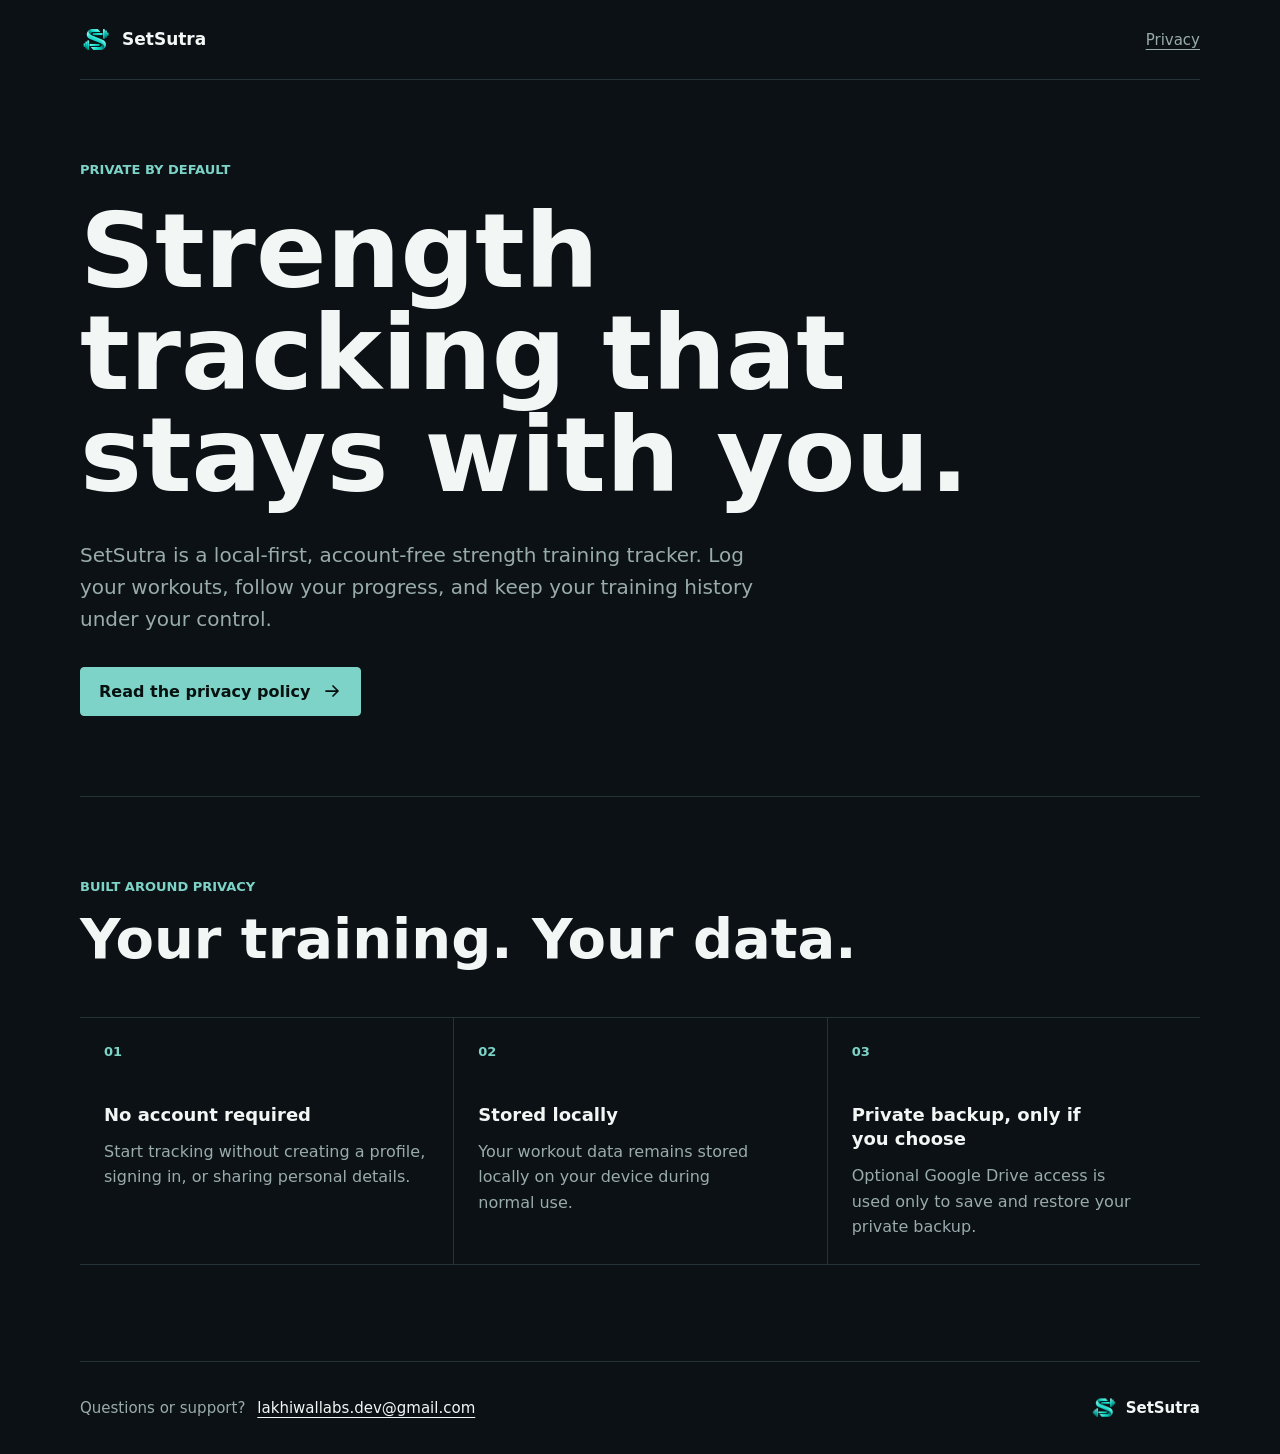
<file: index.html>
<!doctype html>
<html lang="en">
  <head>
    <meta charset="utf-8">
    <meta name="viewport" content="width=device-width, initial-scale=1">
    <meta name="theme-color" content="#0b1114">
    <meta name="robots" content="index, follow">
    <meta name="google-site-verification" content="jw8NL43tDM_5bNBwodfADWYdnethL56sqkiUbcob-5o" />
    <meta
      name="description"
      content="SetSutra is a local-first Android strength training and workout tracker. No account is required, and your workout data stays on your device."
    >
    <link rel="canonical" href="https://lakhiwal.github.io/setsutra/">
    <meta property="og:type" content="website">
    <meta property="og:site_name" content="SetSutra">
    <meta property="og:title" content="SetSutra — Local-First Strength Training Tracker">
    <meta
      property="og:description"
      content="Track workouts and strength progress without an account. SetSutra stores your training data locally on your Android device."
    >
    <meta property="og:url" content="https://lakhiwal.github.io/setsutra/">
    <meta property="og:image" content="https://lakhiwal.github.io/setsutra/assets/setsutra-logo.png">
    <meta property="og:image:alt" content="SetSutra logo">
    <meta property="og:image:width" content="256">
    <meta property="og:image:height" content="256">
    <meta name="twitter:card" content="summary">
    <meta name="twitter:title" content="SetSutra — Local-First Strength Training Tracker">
    <meta
      name="twitter:description"
      content="Track workouts and strength progress without an account. Your training data stays on your device."
    >
    <meta name="twitter:image" content="https://lakhiwal.github.io/setsutra/assets/setsutra-logo.png">
    <link rel="icon" href="assets/favicon.png" type="image/png">
    <title>SetSutra — Local-First Strength Training Tracker</title>
    <link rel="stylesheet" href="styles.css">
    <script type="application/ld+json">
      {
        "@context": "https://schema.org",
        "@type": "SoftwareApplication",
        "@id": "https://lakhiwal.github.io/setsutra/#app",
        "name": "SetSutra",
        "url": "https://lakhiwal.github.io/setsutra/",
        "description": "A local-first, account-free strength training and workout tracker for Android.",
        "applicationCategory": "HealthApplication",
        "operatingSystem": "Android",
        "publisher": {
          "@type": "Organization",
          "name": "Lakhiwal Labs",
          "email": "lakhiwallabs.dev@gmail.com"
        }
      }
    </script>
  </head>
  <body>
    <header class="site-header">
      <a class="brand" href="./" aria-label="SetSutra home">
        <img class="brand-mark" src="assets/setsutra-logo.png" alt="">
        <span>SetSutra</span>
      </a>
      <a class="header-link" href="https://lakhiwal.github.io/setsutra/privacy/">Privacy</a>
    </header>

    <main>
      <section class="hero" aria-labelledby="hero-title">
        <p class="eyebrow">Private by default</p>
        <h1 id="hero-title">Strength tracking that stays with you.</h1>
        <p class="intro">
          SetSutra is a local-first, account-free strength training tracker. Log your workouts,
          follow your progress, and keep your training history under your control.
        </p>
        <a class="primary-link" href="https://lakhiwal.github.io/setsutra/privacy/">
          Read the privacy policy
          <svg viewBox="0 0 20 20" aria-hidden="true">
            <path d="M4 10h12M11 5l5 5-5 5" />
          </svg>
        </a>
      </section>

      <section class="principles" aria-labelledby="principles-title">
        <div class="section-heading">
          <p class="eyebrow">Built around privacy</p>
          <h2 id="principles-title">Your training. Your data.</h2>
        </div>

        <div class="principle-list">
          <article>
            <span class="number" aria-hidden="true">01</span>
            <div>
              <h3>No account required</h3>
              <p>Start tracking without creating a profile, signing in, or sharing personal details.</p>
            </div>
          </article>

          <article>
            <span class="number" aria-hidden="true">02</span>
            <div>
              <h3>Stored locally</h3>
              <p>Your workout data remains stored locally on your device during normal use.</p>
            </div>
          </article>

          <article>
            <span class="number" aria-hidden="true">03</span>
            <div>
              <h3>Private backup, only if you choose</h3>
              <p>Optional Google Drive access is used only to save and restore your private backup.</p>
            </div>
          </article>
        </div>
      </section>
    </main>

    <footer>
      <p>Questions or support?</p>
      <a href="mailto:lakhiwallabs.dev@gmail.com">lakhiwallabs.dev@gmail.com</a>
      <a class="footer-brand" href="./" aria-label="SetSutra home">
        <img src="assets/setsutra-logo.png" alt="">
        <span>SetSutra</span>
      </a>
    </footer>
  </body>
</html>
</file>
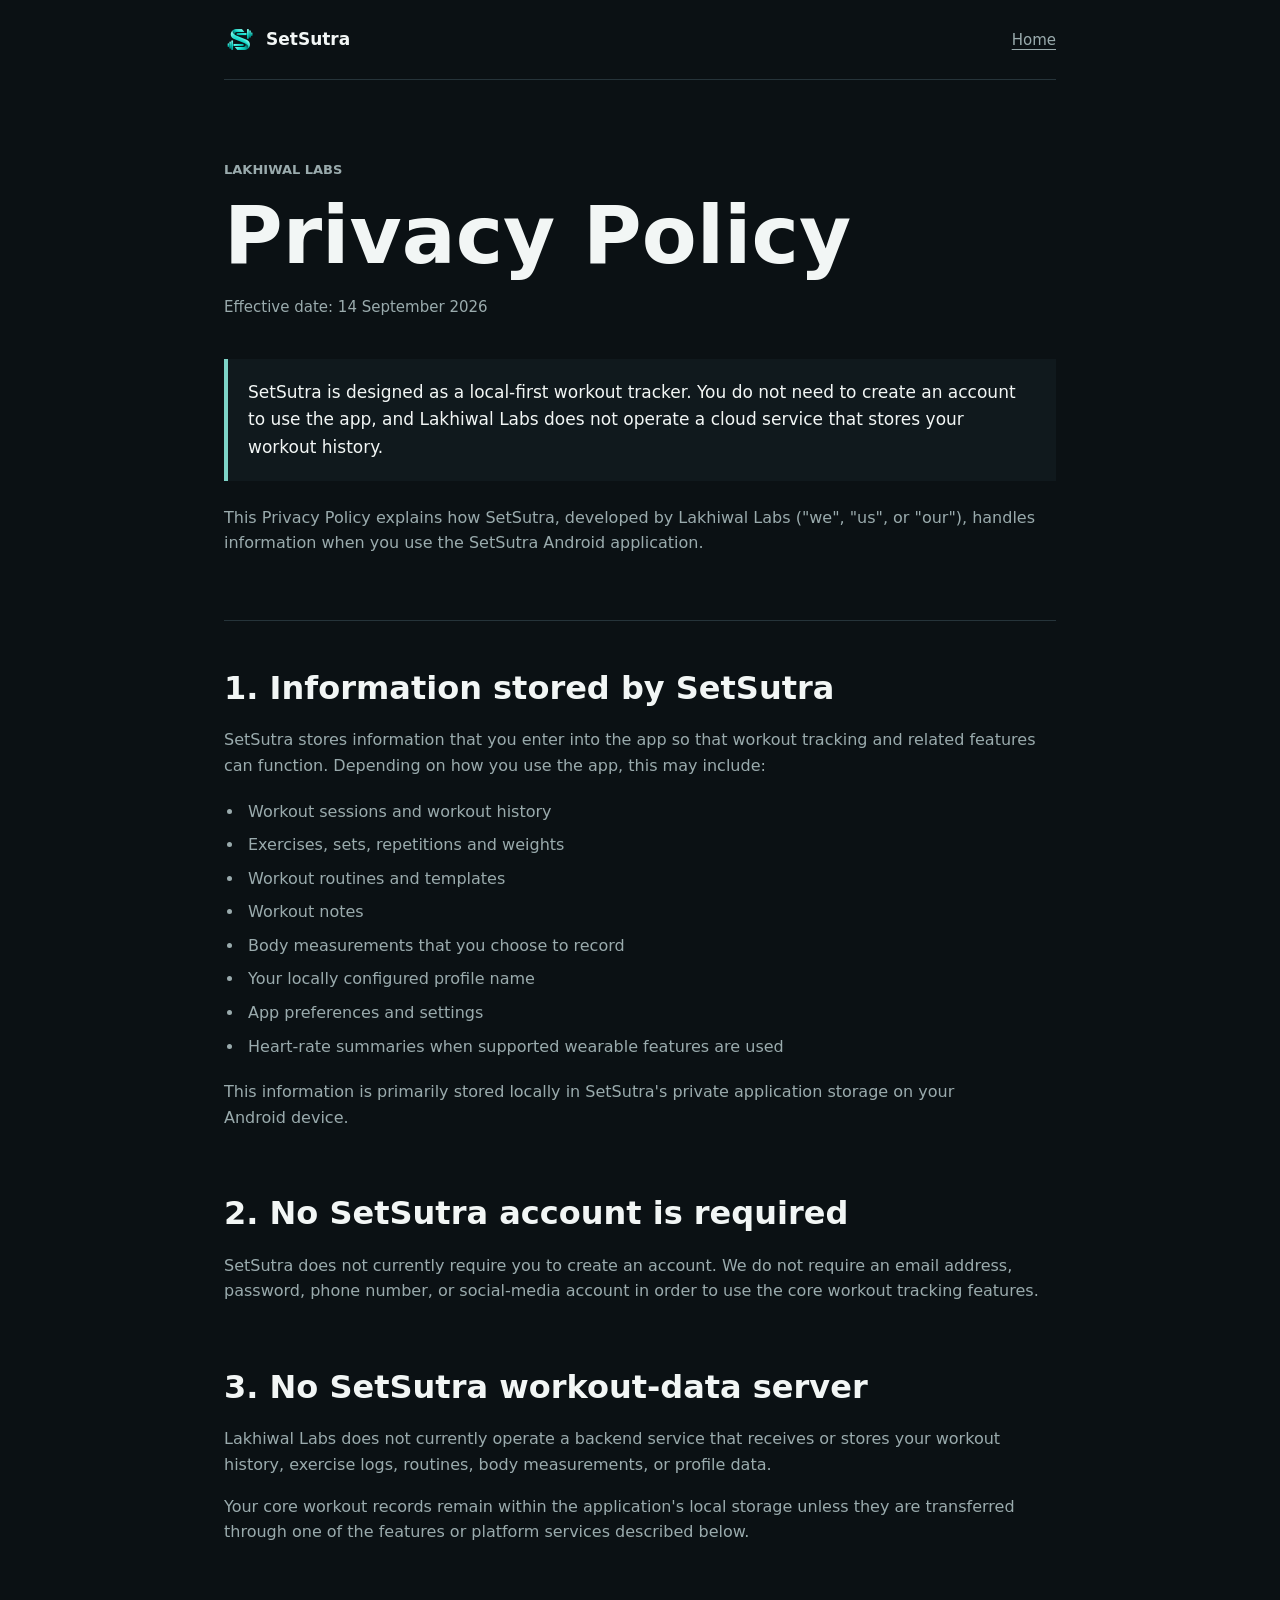
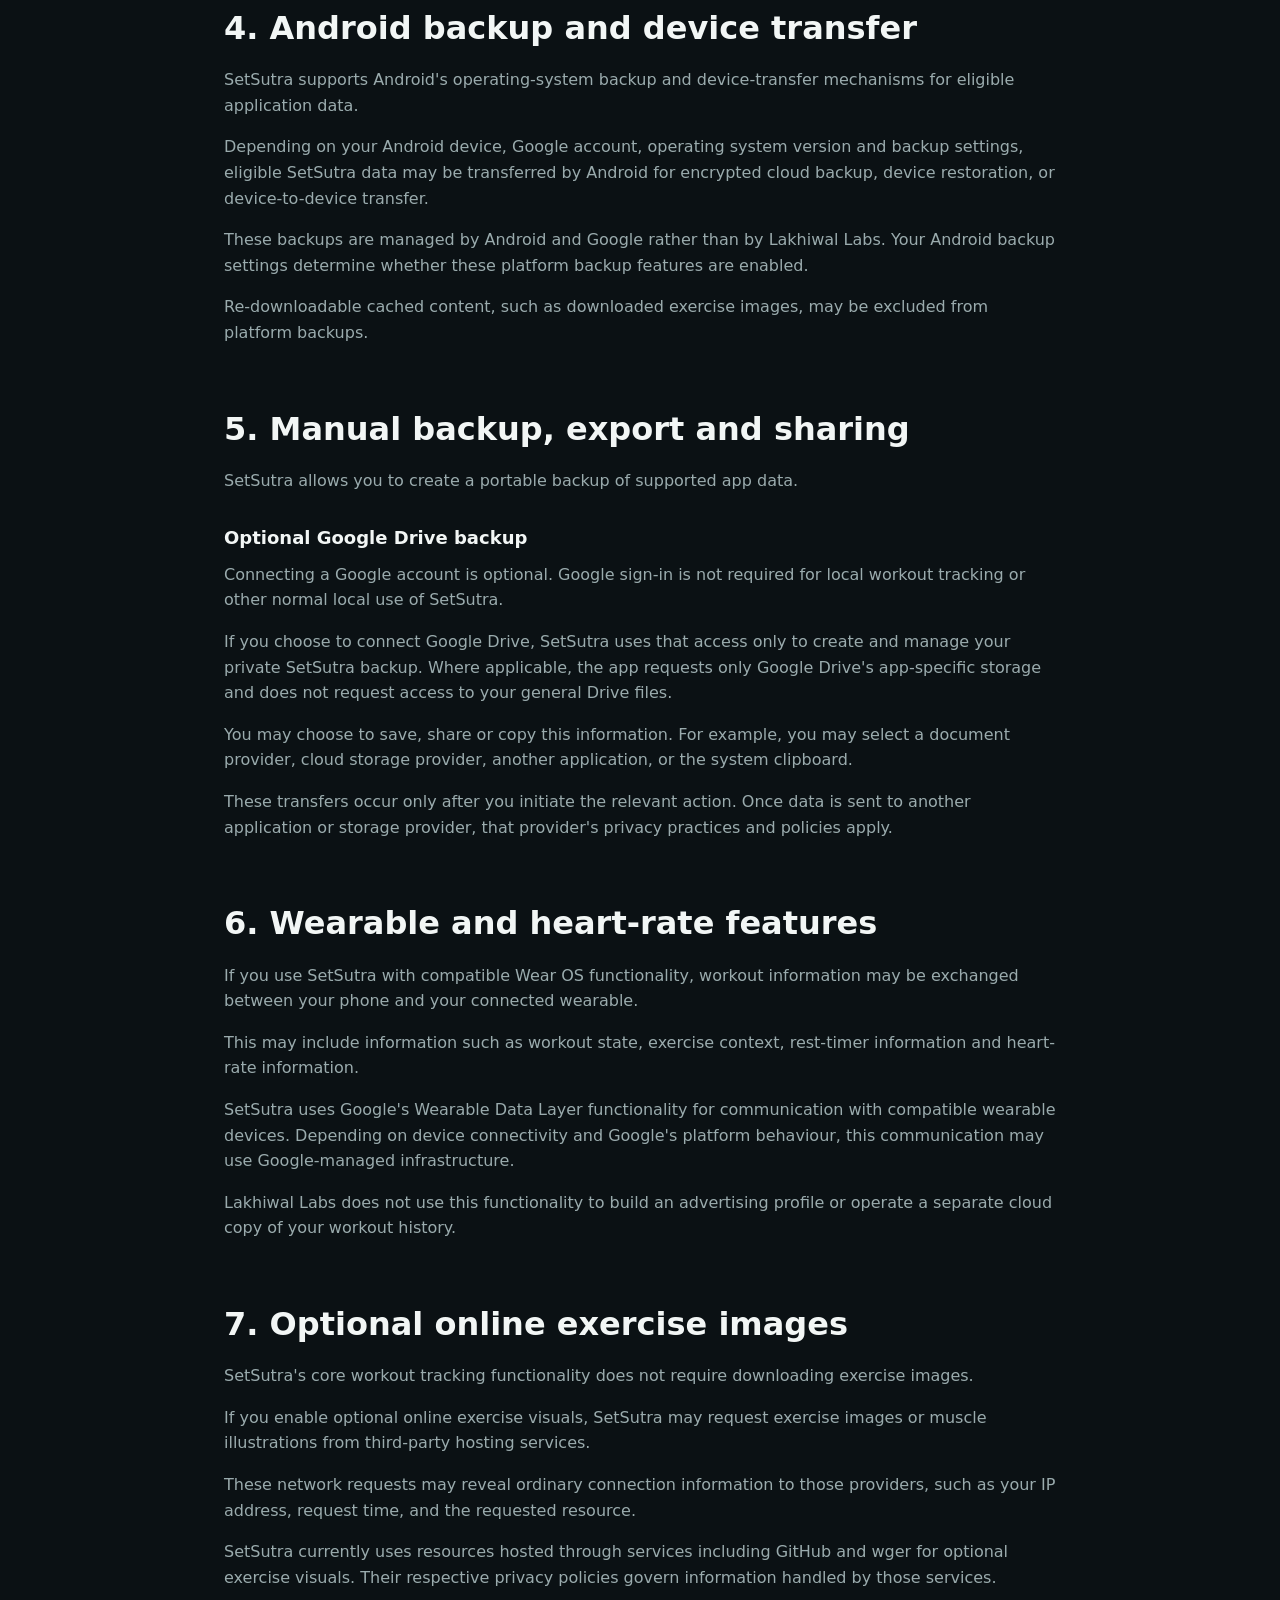
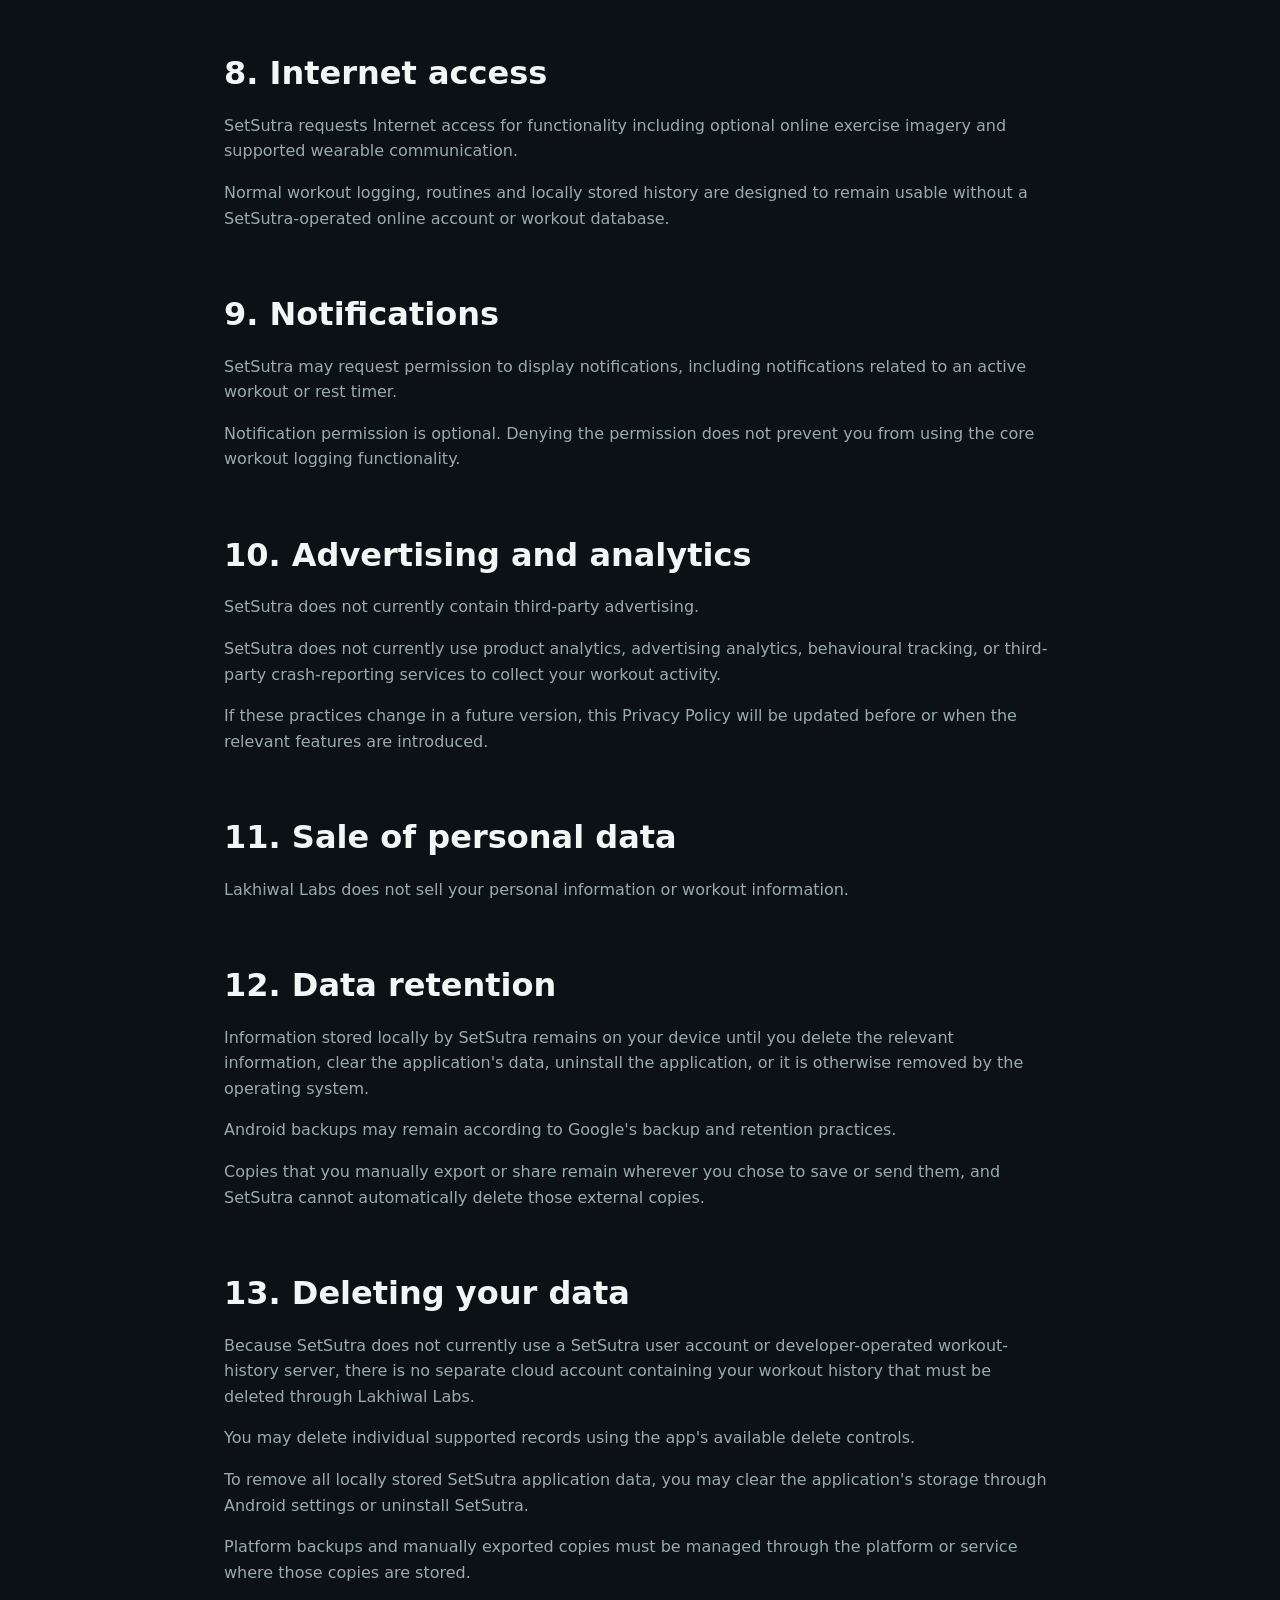
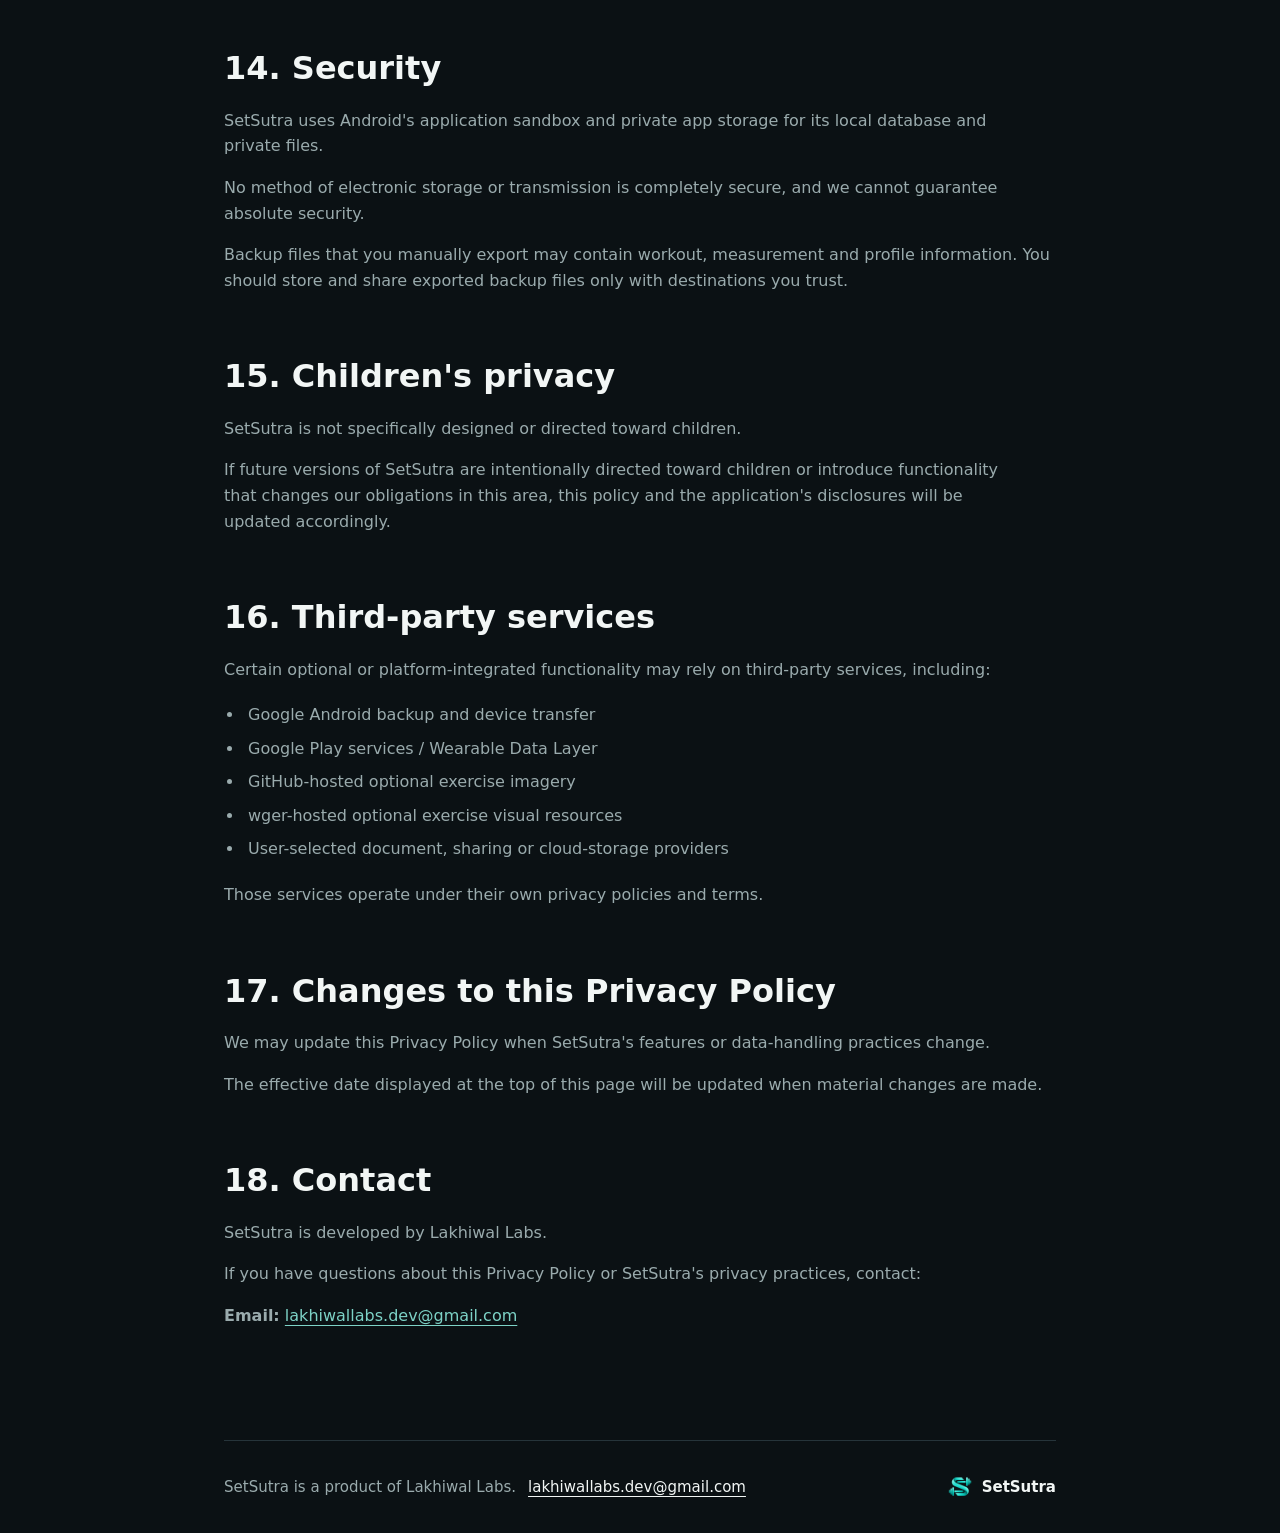
<file: privacy/index.html>
<!doctype html>
<html lang="en">
  <head>
    <meta charset="utf-8">
    <meta name="viewport" content="width=device-width, initial-scale=1">
    <meta name="theme-color" content="#0b1114">
    <meta name="robots" content="index, follow">
    <meta
      name="description"
      content="Read the SetSutra privacy policy, including local workout data storage and optional private backup through Google Drive."
    >
    <link rel="canonical" href="https://lakhiwal.github.io/setsutra/privacy/">
    <meta property="og:type" content="website">
    <meta property="og:site_name" content="SetSutra">
    <meta property="og:title" content="Privacy Policy — SetSutra">
    <meta
      property="og:description"
      content="How SetSutra handles local workout data, optional Google Drive backup, and third-party services."
    >
    <meta property="og:url" content="https://lakhiwal.github.io/setsutra/privacy/">
    <link rel="icon" href="../assets/favicon.png" type="image/png">
    <link rel="stylesheet" href="../styles.css">
    <title>SetSutra Privacy Policy — Local Data and Google Drive Backup</title>
  </head>
  <body class="privacy-page">
    <header class="site-header">
      <a class="brand" href="../" aria-label="SetSutra home">
        <img class="brand-mark" src="../assets/setsutra-logo.png" alt="">
        <span>SetSutra</span>
      </a>
      <a class="header-link" href="../">Home</a>
    </header>

    <main class="policy">
      <header class="policy-intro">
        <p class="eyebrow">Lakhiwal Labs</p>
        <h1>Privacy Policy</h1>
        <p class="updated">Effective date: 14 September 2026</p>
        <p class="summary">
          SetSutra is designed as a local-first workout tracker. You do not need to create an
          account to use the app, and Lakhiwal Labs does not operate a cloud service that stores
          your workout history.
        </p>
        <p>
          This Privacy Policy explains how SetSutra, developed by Lakhiwal Labs ("we", "us", or
          "our"), handles information when you use the SetSutra Android application.
        </p>
      </header>

      <section>
        <h2>1. Information stored by SetSutra</h2>
        <p>
          SetSutra stores information that you enter into the app so that workout tracking and
          related features can function. Depending on how you use the app, this may include:
        </p>
        <ul>
          <li>Workout sessions and workout history</li>
          <li>Exercises, sets, repetitions and weights</li>
          <li>Workout routines and templates</li>
          <li>Workout notes</li>
          <li>Body measurements that you choose to record</li>
          <li>Your locally configured profile name</li>
          <li>App preferences and settings</li>
          <li>Heart-rate summaries when supported wearable features are used</li>
        </ul>
        <p>
          This information is primarily stored locally in SetSutra's private application storage
          on your Android device.
        </p>
      </section>

      <section>
        <h2>2. No SetSutra account is required</h2>
        <p>
          SetSutra does not currently require you to create an account. We do not require an email
          address, password, phone number, or social-media account in order to use the core workout
          tracking features.
        </p>
      </section>

      <section>
        <h2>3. No SetSutra workout-data server</h2>
        <p>
          Lakhiwal Labs does not currently operate a backend service that receives or stores your
          workout history, exercise logs, routines, body measurements, or profile data.
        </p>
        <p>
          Your core workout records remain within the application's local storage unless they are
          transferred through one of the features or platform services described below.
        </p>
      </section>

      <section>
        <h2>4. Android backup and device transfer</h2>
        <p>
          SetSutra supports Android's operating-system backup and device-transfer mechanisms for
          eligible application data.
        </p>
        <p>
          Depending on your Android device, Google account, operating system version and backup
          settings, eligible SetSutra data may be transferred by Android for encrypted cloud
          backup, device restoration, or device-to-device transfer.
        </p>
        <p>
          These backups are managed by Android and Google rather than by Lakhiwal Labs. Your
          Android backup settings determine whether these platform backup features are enabled.
        </p>
        <p>
          Re-downloadable cached content, such as downloaded exercise images, may be excluded from
          platform backups.
        </p>
      </section>

      <section>
        <h2>5. Manual backup, export and sharing</h2>
        <p>SetSutra allows you to create a portable backup of supported app data.</p>
        <h3>Optional Google Drive backup</h3>
        <p>
          Connecting a Google account is optional. Google sign-in is not required for local workout
          tracking or other normal local use of SetSutra.
        </p>
        <p>
          If you choose to connect Google Drive, SetSutra uses that access only to create and manage
          your private SetSutra backup. Where applicable, the app requests only Google Drive's
          app-specific storage and does not request access to your general Drive files.
        </p>
        <p>
          You may choose to save, share or copy this information. For example, you may select a
          document provider, cloud storage provider, another application, or the system clipboard.
        </p>
        <p>
          These transfers occur only after you initiate the relevant action. Once data is sent to
          another application or storage provider, that provider's privacy practices and policies
          apply.
        </p>
      </section>

      <section>
        <h2>6. Wearable and heart-rate features</h2>
        <p>
          If you use SetSutra with compatible Wear OS functionality, workout information may be
          exchanged between your phone and your connected wearable.
        </p>
        <p>
          This may include information such as workout state, exercise context, rest-timer
          information and heart-rate information.
        </p>
        <p>
          SetSutra uses Google's Wearable Data Layer functionality for communication with
          compatible wearable devices. Depending on device connectivity and Google's platform
          behaviour, this communication may use Google-managed infrastructure.
        </p>
        <p>
          Lakhiwal Labs does not use this functionality to build an advertising profile or operate
          a separate cloud copy of your workout history.
        </p>
      </section>

      <section>
        <h2>7. Optional online exercise images</h2>
        <p>SetSutra's core workout tracking functionality does not require downloading exercise images.</p>
        <p>
          If you enable optional online exercise visuals, SetSutra may request exercise images or
          muscle illustrations from third-party hosting services.
        </p>
        <p>
          These network requests may reveal ordinary connection information to those providers,
          such as your IP address, request time, and the requested resource.
        </p>
        <p>
          SetSutra currently uses resources hosted through services including GitHub and wger for
          optional exercise visuals. Their respective privacy policies govern information handled
          by those services.
        </p>
      </section>

      <section>
        <h2>8. Internet access</h2>
        <p>
          SetSutra requests Internet access for functionality including optional online exercise
          imagery and supported wearable communication.
        </p>
        <p>
          Normal workout logging, routines and locally stored history are designed to remain usable
          without a SetSutra-operated online account or workout database.
        </p>
      </section>

      <section>
        <h2>9. Notifications</h2>
        <p>
          SetSutra may request permission to display notifications, including notifications related
          to an active workout or rest timer.
        </p>
        <p>
          Notification permission is optional. Denying the permission does not prevent you from
          using the core workout logging functionality.
        </p>
      </section>

      <section>
        <h2>10. Advertising and analytics</h2>
        <p>SetSutra does not currently contain third-party advertising.</p>
        <p>
          SetSutra does not currently use product analytics, advertising analytics, behavioural
          tracking, or third-party crash-reporting services to collect your workout activity.
        </p>
        <p>
          If these practices change in a future version, this Privacy Policy will be updated before
          or when the relevant features are introduced.
        </p>
      </section>

      <section>
        <h2>11. Sale of personal data</h2>
        <p>Lakhiwal Labs does not sell your personal information or workout information.</p>
      </section>

      <section>
        <h2>12. Data retention</h2>
        <p>
          Information stored locally by SetSutra remains on your device until you delete the
          relevant information, clear the application's data, uninstall the application, or it is
          otherwise removed by the operating system.
        </p>
        <p>Android backups may remain according to Google's backup and retention practices.</p>
        <p>
          Copies that you manually export or share remain wherever you chose to save or send them,
          and SetSutra cannot automatically delete those external copies.
        </p>
      </section>

      <section>
        <h2>13. Deleting your data</h2>
        <p>
          Because SetSutra does not currently use a SetSutra user account or developer-operated
          workout-history server, there is no separate cloud account containing your workout
          history that must be deleted through Lakhiwal Labs.
        </p>
        <p>You may delete individual supported records using the app's available delete controls.</p>
        <p>
          To remove all locally stored SetSutra application data, you may clear the application's
          storage through Android settings or uninstall SetSutra.
        </p>
        <p>
          Platform backups and manually exported copies must be managed through the platform or
          service where those copies are stored.
        </p>
      </section>

      <section>
        <h2>14. Security</h2>
        <p>
          SetSutra uses Android's application sandbox and private app storage for its local database
          and private files.
        </p>
        <p>
          No method of electronic storage or transmission is completely secure, and we cannot
          guarantee absolute security.
        </p>
        <p>
          Backup files that you manually export may contain workout, measurement and profile
          information. You should store and share exported backup files only with destinations you
          trust.
        </p>
      </section>

      <section>
        <h2>15. Children's privacy</h2>
        <p>SetSutra is not specifically designed or directed toward children.</p>
        <p>
          If future versions of SetSutra are intentionally directed toward children or introduce
          functionality that changes our obligations in this area, this policy and the application's
          disclosures will be updated accordingly.
        </p>
      </section>

      <section>
        <h2>16. Third-party services</h2>
        <p>Certain optional or platform-integrated functionality may rely on third-party services, including:</p>
        <ul>
          <li>Google Android backup and device transfer</li>
          <li>Google Play services / Wearable Data Layer</li>
          <li>GitHub-hosted optional exercise imagery</li>
          <li>wger-hosted optional exercise visual resources</li>
          <li>User-selected document, sharing or cloud-storage providers</li>
        </ul>
        <p>Those services operate under their own privacy policies and terms.</p>
      </section>

      <section>
        <h2>17. Changes to this Privacy Policy</h2>
        <p>
          We may update this Privacy Policy when SetSutra's features or data-handling practices
          change.
        </p>
        <p>
          The effective date displayed at the top of this page will be updated when material changes
          are made.
        </p>
      </section>

      <section>
        <h2>18. Contact</h2>
        <p>SetSutra is developed by Lakhiwal Labs.</p>
        <p>
          If you have questions about this Privacy Policy or SetSutra's privacy practices, contact:
        </p>
        <p>
          <strong>Email:</strong>
          <a href="mailto:lakhiwallabs.dev@gmail.com">lakhiwallabs.dev@gmail.com</a>
        </p>
      </section>
    </main>

    <footer>
      <p>SetSutra is a product of Lakhiwal Labs.</p>
      <a href="mailto:lakhiwallabs.dev@gmail.com">lakhiwallabs.dev@gmail.com</a>
      <a class="footer-brand" href="../" aria-label="SetSutra home">
        <img src="../assets/setsutra-logo.png" alt="">
        <span>SetSutra</span>
      </a>
    </footer>
  </body>
</html>
</file>
<file: styles.css>
:root {
  color-scheme: dark;
  --background: #0b1114;
  --surface: #10191d;
  --line: #26343a;
  --text: #f2f6f5;
  --muted: #9aabad;
  --accent: #7dd3c7;
  --accent-strong: #a1e3da;
  --max-width: 70rem;
}

* {
  box-sizing: border-box;
}

html {
  background: var(--background);
  scroll-behavior: smooth;
}

body {
  min-width: 20rem;
  margin: 0;
  background: var(--background);
  color: var(--text);
  font-family: Inter, ui-sans-serif, system-ui, -apple-system, BlinkMacSystemFont, "Segoe UI", sans-serif;
  font-size: 1rem;
  line-height: 1.6;
  -webkit-font-smoothing: antialiased;
}

a {
  color: inherit;
}

a:focus-visible {
  outline: 0.1875rem solid var(--accent);
  outline-offset: 0.25rem;
  border-radius: 0.125rem;
}

.site-header,
main,
footer {
  width: min(100% - 2rem, var(--max-width));
  margin-inline: auto;
}

.site-header {
  display: flex;
  align-items: center;
  justify-content: space-between;
  min-height: 5rem;
  border-bottom: 1px solid var(--line);
}

.brand {
  display: inline-flex;
  align-items: center;
  gap: 0.625rem;
  color: var(--text);
  font-size: 1.0625rem;
  font-weight: 700;
  text-decoration: none;
}

.brand-mark {
  width: 2rem;
  height: 2rem;
  object-fit: contain;
}

.header-link {
  color: var(--muted);
  font-size: 0.9375rem;
  text-underline-offset: 0.25rem;
}

.header-link:hover,
.header-link:focus-visible,
footer a:hover,
footer a:focus-visible {
  color: var(--accent-strong);
}

.hero {
  display: grid;
  align-content: center;
  min-height: min(42rem, calc(100dvh - 5rem));
  padding-block: 5rem;
}

.eyebrow {
  margin: 0 0 1.25rem;
  color: var(--accent);
  font-size: 0.8125rem;
  font-weight: 700;
  text-transform: uppercase;
}

h1,
h2,
h3,
p {
  text-wrap: pretty;
}

h1,
h2 {
  text-wrap: balance;
}

h1 {
  max-width: 13ch;
  margin: 0;
  font-size: clamp(2.75rem, 9vw, 6.5rem);
  line-height: 0.98;
  font-weight: 750;
}

.intro {
  max-width: 43rem;
  margin: 2rem 0 0;
  color: var(--muted);
  font-size: clamp(1.0625rem, 2vw, 1.25rem);
}

.primary-link {
  display: inline-flex;
  align-items: center;
  justify-content: center;
  gap: 0.75rem;
  width: fit-content;
  min-height: 3rem;
  margin-top: 2rem;
  padding: 0.6875rem 1.125rem;
  border: 1px solid var(--accent);
  border-radius: 0.25rem;
  background: var(--accent);
  color: #07110f;
  font-weight: 700;
  text-decoration: none;
}

.primary-link:hover {
  background: var(--accent-strong);
  border-color: var(--accent-strong);
}

.primary-link svg {
  width: 1.25rem;
  height: 1.25rem;
  fill: none;
  stroke: currentColor;
  stroke-linecap: round;
  stroke-linejoin: round;
  stroke-width: 1.75;
}

.principles {
  padding-block: 5rem 6rem;
  border-top: 1px solid var(--line);
}

.section-heading {
  margin-bottom: 3rem;
}

.section-heading .eyebrow {
  margin-bottom: 0.75rem;
}

h2 {
  margin: 0;
  font-size: clamp(2rem, 5vw, 3.5rem);
  line-height: 1.05;
}

.principle-list {
  display: grid;
  grid-template-columns: repeat(3, 1fr);
  border-top: 1px solid var(--line);
}

article {
  display: grid;
  grid-template-rows: auto 1fr;
  gap: 2.5rem;
  min-width: 0;
  padding: 1.5rem;
  border-bottom: 1px solid var(--line);
}

article + article {
  border-left: 1px solid var(--line);
}

.number {
  color: var(--accent);
  font-size: 0.8125rem;
  font-variant-numeric: tabular-nums;
  font-weight: 700;
}

h3 {
  margin: 0 0 0.75rem;
  font-size: 1.125rem;
  line-height: 1.35;
}

article p {
  margin: 0;
  color: var(--muted);
}

footer {
  display: grid;
  grid-template-columns: auto 1fr auto;
  align-items: center;
  gap: 0.75rem;
  padding-block: 2rem;
  border-top: 1px solid var(--line);
  color: var(--muted);
  font-size: 0.9375rem;
}

footer p {
  margin: 0;
}

footer a {
  width: fit-content;
  color: var(--text);
  text-underline-offset: 0.25rem;
}

.footer-brand {
  display: inline-flex;
  align-items: center;
  gap: 0.5rem;
  width: fit-content;
  color: var(--text);
  font-weight: 700;
  text-decoration: none;
}

.footer-brand img {
  width: 1.75rem;
  height: 1.75rem;
  object-fit: contain;
}

.privacy-page .site-header,
.privacy-page .policy,
.privacy-page > footer {
  width: min(100% - 2rem, 52rem);
}

.policy {
  padding-block: 5rem 6rem;
}

.policy-intro {
  padding-bottom: 3rem;
  border-bottom: 1px solid var(--line);
}

.policy h1 {
  max-width: none;
  font-size: clamp(2.75rem, 8vw, 5rem);
}

.policy .updated {
  margin: 1.25rem 0 2.5rem;
  color: var(--muted);
  font-size: 0.9375rem;
}

.policy .summary {
  margin: 0 0 1.5rem;
  padding: 1.25rem;
  border-left: 0.25rem solid var(--accent);
  background: var(--surface);
  color: var(--text);
  font-size: 1.0625rem;
}

.policy section {
  padding-top: 3rem;
}

.policy h2 {
  margin-bottom: 1.25rem;
  font-size: clamp(1.5rem, 4vw, 2rem);
  line-height: 1.2;
}

.policy h3 {
  margin: 2rem 0 0.75rem;
}

.policy p,
.policy li {
  color: var(--muted);
}

.policy p {
  margin: 0 0 1rem;
}

.policy ul {
  margin: 1.25rem 0;
  padding-left: 1.25rem;
}

.policy li {
  margin-block: 0.5rem;
  padding-left: 0.25rem;
}

.policy a {
  color: var(--accent);
  text-underline-offset: 0.25rem;
}

@media (max-width: 44rem) {
  .hero {
    min-height: auto;
    padding-block: 5rem 6rem;
  }

  .principles {
    padding-block: 4rem;
  }

  .principle-list {
    grid-template-columns: 1fr;
  }

  article {
    grid-template-columns: 2rem 1fr;
    grid-template-rows: auto;
    gap: 1rem;
    padding-inline: 0;
  }

  article + article {
    border-left: 0;
  }

  footer {
    grid-template-columns: 1fr;
  }

  .footer-brand {
    margin-top: 1rem;
  }

  .policy {
    padding-block: 4rem;
  }

  .policy section {
    padding-top: 2.5rem;
  }
}

@media (prefers-reduced-motion: reduce) {
  html {
    scroll-behavior: auto;
  }
}
</file>
